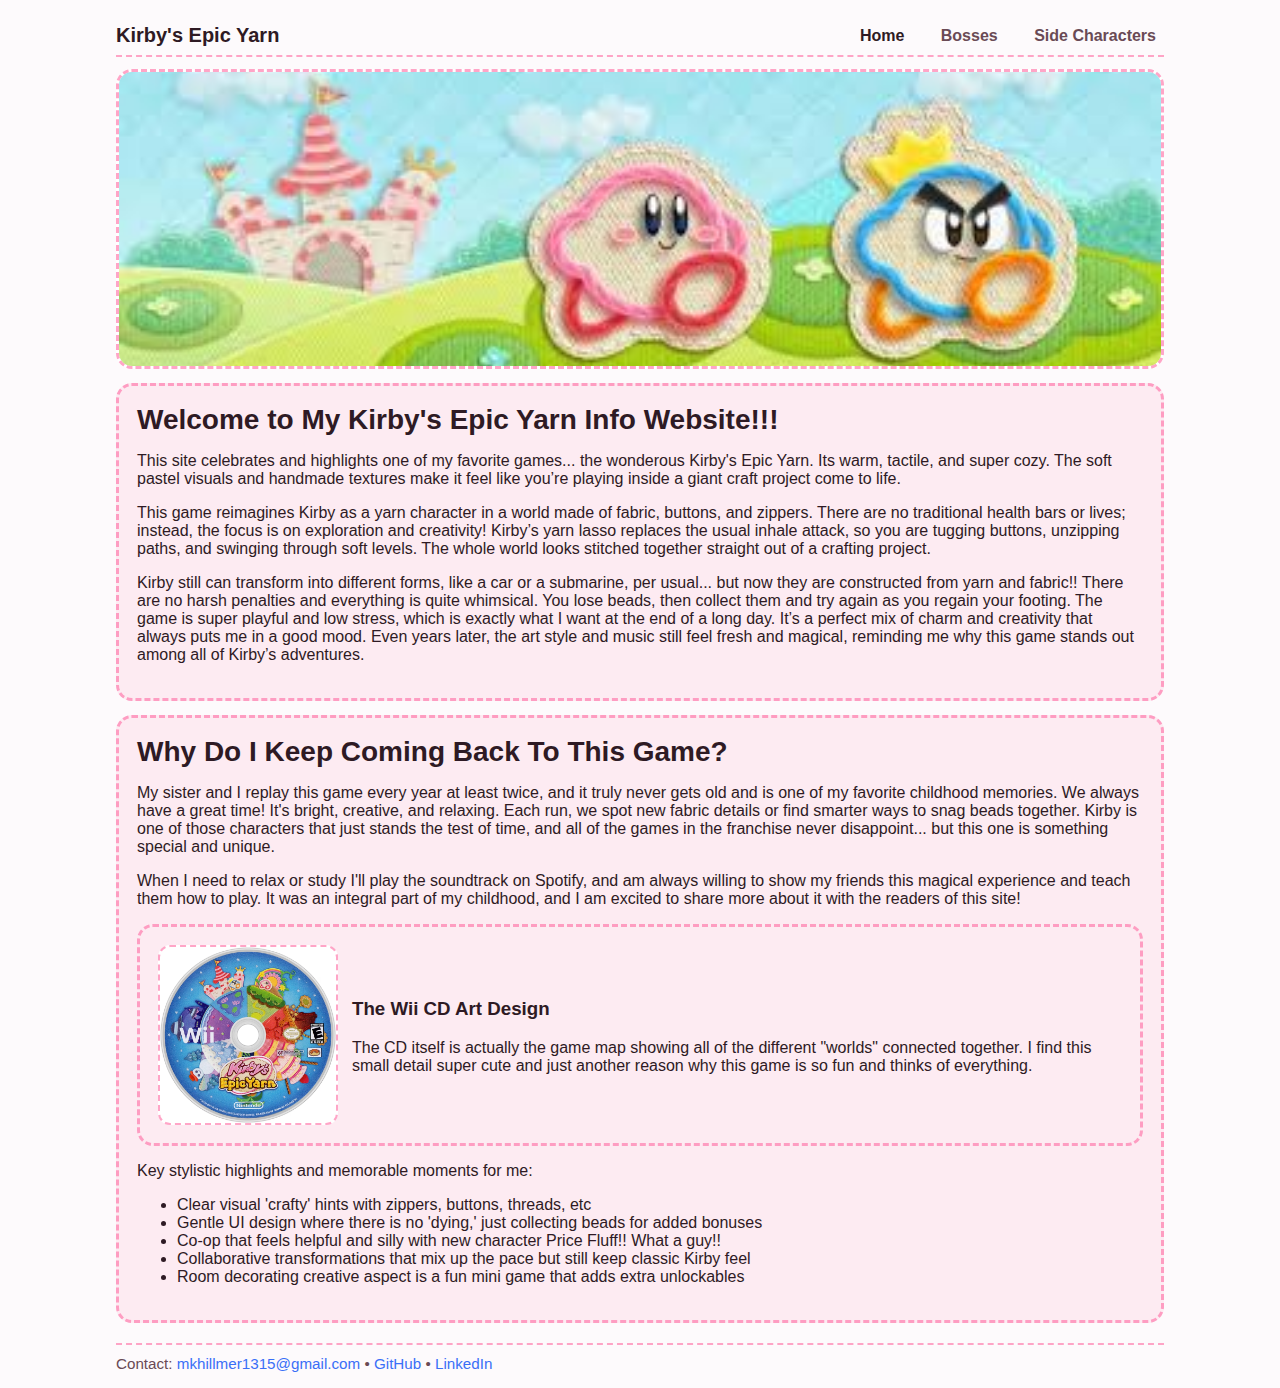
<file: index.html>
<!DOCTYPE html>
<html lang="en">
<head>
  <meta charset="UTF-8" />
  <meta name="viewport" content="width=device-width, initial-scale=1" />
  <title>Kirby's Epic Yarn • Home</title>
  <link rel="stylesheet" href="styles.css" />
</head>
<body>
  <div class="container">
    <header class="header">
      <div class="site-title">Kirby's Epic Yarn</div>
      <nav>
        <a class="active" href="index.html">Home</a>
        <a href="bosses.html">Bosses</a>
        <a href="side-characters.html">Side Characters</a>
      </nav>
    </header>

    <div class="banner">
      <img src="assets/kirby-hero.png" alt="Kirby yarn world banner image" />
    </div>

    <main>
      <section class="section">
        <h2>Welcome to My Kirby's Epic Yarn Info Website!!!</h2>
        <p>This site celebrates and highlights one of my favorite games... the wonderous Kirby's Epic Yarn. Its warm, tactile, and super cozy. The soft pastel visuals and handmade textures make it feel like you’re playing inside a giant craft project come to life.</p>
        <p>This game reimagines Kirby as a yarn character in a world made of fabric, buttons, and zippers. There are no traditional health bars or lives; instead, the focus is on exploration and creativity! Kirby’s yarn lasso replaces the usual inhale attack, so you are tugging buttons, unzipping paths, and swinging through soft levels. The whole world looks stitched together straight out of a crafting project.</p>
        <p>Kirby still can transform into different forms, like a car or a submarine, per usual... but now they are constructed from yarn and fabric!! There are no harsh penalties and everything is quite whimsical. You lose beads, then collect them and try again as you regain your footing. The game is super playful and low stress, which is exactly what I want at the end of a long day. It’s a perfect mix of charm and creativity that always puts me in a good mood. Even years later, the art style and music still feel fresh and magical, reminding me why this game stands out among all of Kirby’s adventures.</p>
      </section>

      <section class="section">
        <h2>Why Do I Keep Coming Back To This Game?</h2>
        <p>My sister and I replay this game every year at least twice, and it truly never gets old and is one of my favorite childhood memories. We always have a great time! It's bright, creative, and relaxing. Each run, we spot new fabric details or find smarter ways to snag beads together. Kirby is one of those characters that just stands the test of time, and all of the games in the franchise never disappoint... but this one is something special and unique.</p>
        <p>When I need to relax or study I'll play the soundtrack on Spotify, and am always willing to show my friends this magical experience and teach them how to play. It was an integral part of my childhood, and I am excited to share more about it with the readers of this site!</p>
        <div class="packaging section">
          <img src="assets/kirby-packaging.png" alt="Kirby's Epic Yarn game packaging" />
          <div>
            <h3>The Wii CD Art Design</h3>
            <p>The CD itself is actually the game map showing all of the different "worlds" connected together. I find this small detail super cute and just another reason why this game is so fun and thinks of everything.</p>
          </div>
        </div>

        <p>Key stylistic highlights and memorable moments for me:</p>
        <ul>
          <li>Clear visual 'crafty' hints with zippers, buttons, threads, etc</li>
          <li>Gentle UI design where there is no 'dying,' just collecting beads for added bonuses</li>
          <li>Co-op that feels helpful and silly with new character Price Fluff!! What a guy!!</li>
          <li>Collaborative transformations that mix up the pace but still keep classic Kirby feel</li>
          <li>Room decorating creative aspect is a fun mini game that adds extra unlockables</li>
        </ul>

      </section>
    </main>

    <footer class="footer">
      <span>Contact:</span>
      <a href="mailto:mkhillmer1315@gmail.com">mkhillmer1315@gmail.com</a>
      •
      <a href="https://github.com/sheldonismydog" target="_blank" rel="noopener noreferrer">GitHub</a>
      •
      <a href="https://www.linkedin.com/in/mkhillmer" target="_blank" rel="noopener noreferrer">LinkedIn</a>
    </footer>
  </div>
</body>
</html>
</file>
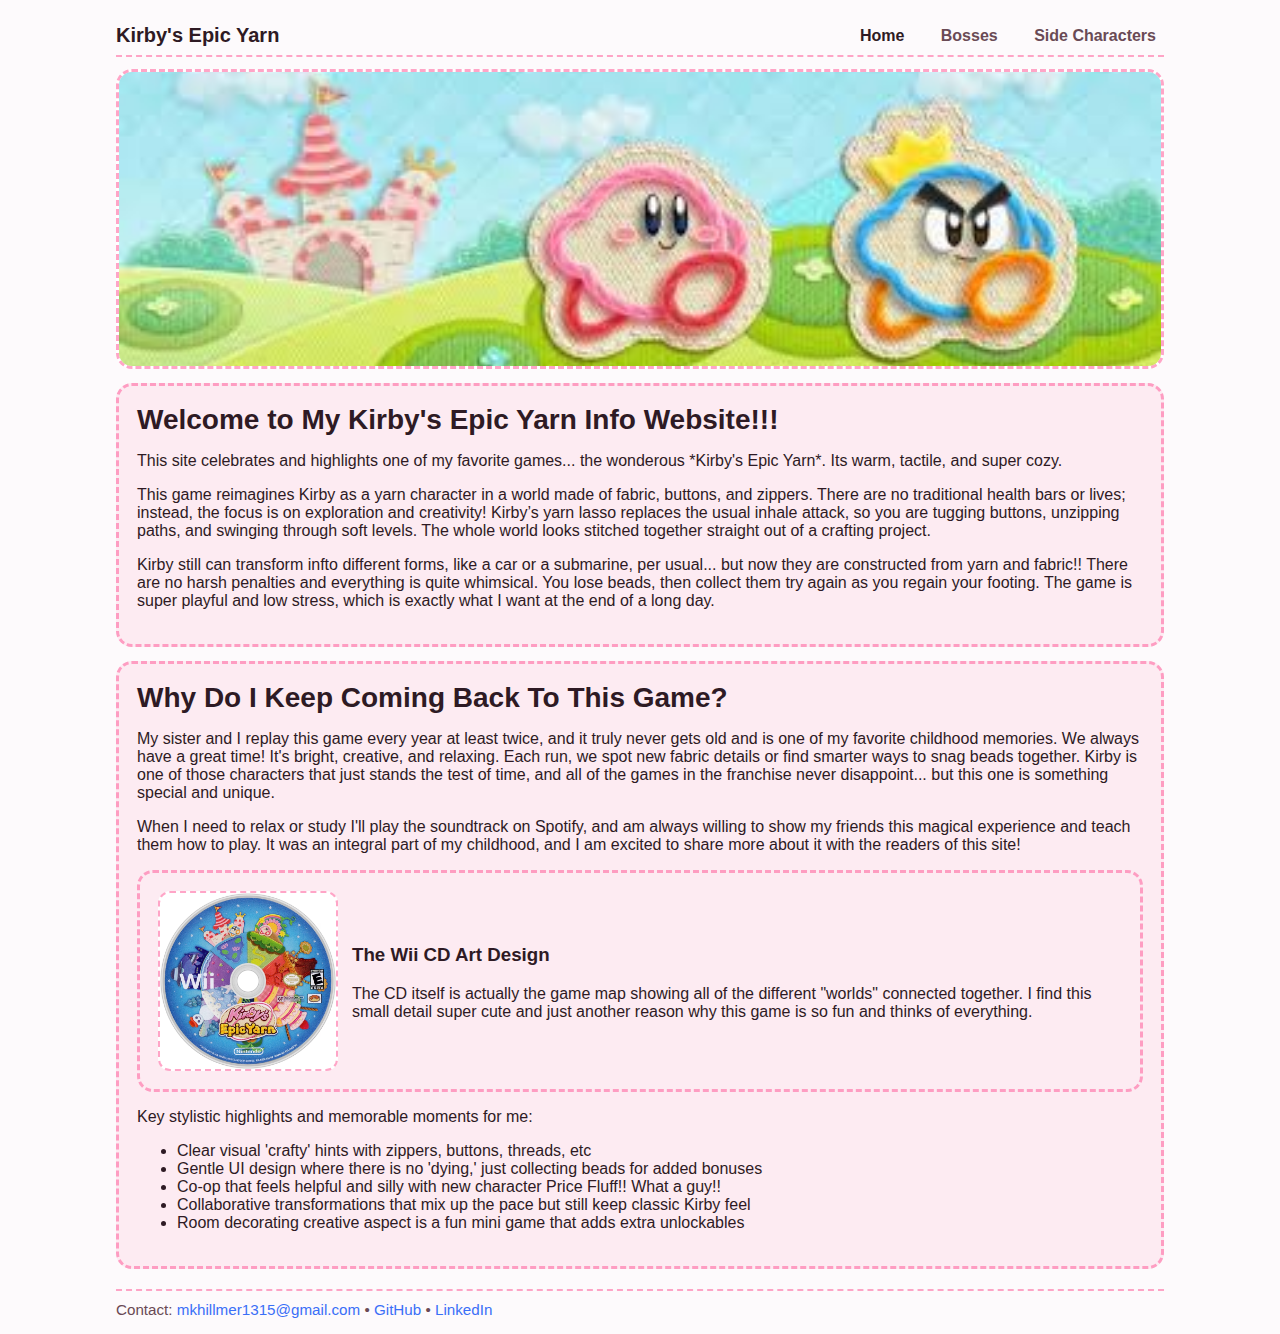
<file: kirby-website/index.html>
<!DOCTYPE html>
<html lang="en">
<head>
  <meta charset="UTF-8" />
  <meta name="viewport" content="width=device-width, initial-scale=1" />
  <title>Kirby's Epic Yarn • Home</title>
  <link rel="stylesheet" href="styles.css" />
</head>
<body>
  <div class="container">
    <header class="header">
      <div class="site-title">Kirby's Epic Yarn</div>
      <nav>
        <a class="active" href="index.html">Home</a>
        <a href="bosses.html">Bosses</a>
        <a href="side-characters.html">Side Characters</a>
      </nav>
    </header>

    <div class="banner">
      <img src="assets/kirby-hero.png" alt="Kirby yarn world banner image" />
    </div>

    <main>
      <section class="section">
        <h2>Welcome to My Kirby's Epic Yarn Info Website!!!</h2>
        <p>This site celebrates and highlights one of my favorite games... the wonderous *Kirby's Epic Yarn*. Its warm, tactile, and super cozy.</p>
        <p>This game reimagines Kirby as a yarn character in a world made of fabric, buttons, and zippers. There are no traditional health bars or lives; instead, the focus is on exploration and creativity! Kirby’s yarn lasso replaces the usual inhale attack, so you are tugging buttons, unzipping paths, and swinging through soft levels. The whole world looks stitched together straight out of a crafting project.</p>
        <p>Kirby still can transform infto different forms, like a car or a submarine, per usual... but now they are constructed from yarn and fabric!! There are no harsh penalties and everything is quite whimsical. You lose beads, then collect them try again as you regain your footing. The game is super playful and low stress, which is exactly what I want at the end of a long day.</p>
      </section>

      <section class="section">
        <h2>Why Do I Keep Coming Back To This Game?</h2>
        <p>My sister and I replay this game every year at least twice, and it truly never gets old and is one of my favorite childhood memories. We always have a great time! It's bright, creative, and relaxing. Each run, we spot new fabric details or find smarter ways to snag beads together. Kirby is one of those characters that just stands the test of time, and all of the games in the franchise never disappoint... but this one is something special and unique.</p>
        <p>When I need to relax or study I'll play the soundtrack on Spotify, and am always willing to show my friends this magical experience and teach them how to play. It was an integral part of my childhood, and I am excited to share more about it with the readers of this site!</p>
        <div class="packaging section">
          <img src="assets/kirby-packaging.png" alt="Kirby's Epic Yarn game packaging" />
          <div>
            <h3>The Wii CD Art Design</h3>
            <p>The CD itself is actually the game map showing all of the different "worlds" connected together. I find this small detail super cute and just another reason why this game is so fun and thinks of everything.</p>
          </div>
        </div>

        <p>Key stylistic highlights and memorable moments for me:</p>
        <ul>
          <li>Clear visual 'crafty' hints with zippers, buttons, threads, etc</li>
          <li>Gentle UI design where there is no 'dying,' just collecting beads for added bonuses</li>
          <li>Co-op that feels helpful and silly with new character Price Fluff!! What a guy!!</li>
          <li>Collaborative transformations that mix up the pace but still keep classic Kirby feel</li>
          <li>Room decorating creative aspect is a fun mini game that adds extra unlockables</li>
        </ul>

      </section>
    </main>

    <footer class="footer">
      <span>Contact:</span>
      <a href="mailto:mkhillmer1315@gmail.com">mkhillmer1315@gmail.com</a>
      •
      <a href="https://github.com/sheldonismydog" target="_blank" rel="noopener noreferrer">GitHub</a>
      •
      <a href="https://www.linkedin.com/in/mkhillmer" target="_blank" rel="noopener noreferrer">LinkedIn</a>
    </footer>
  </div>
</body>
</html>
</file>
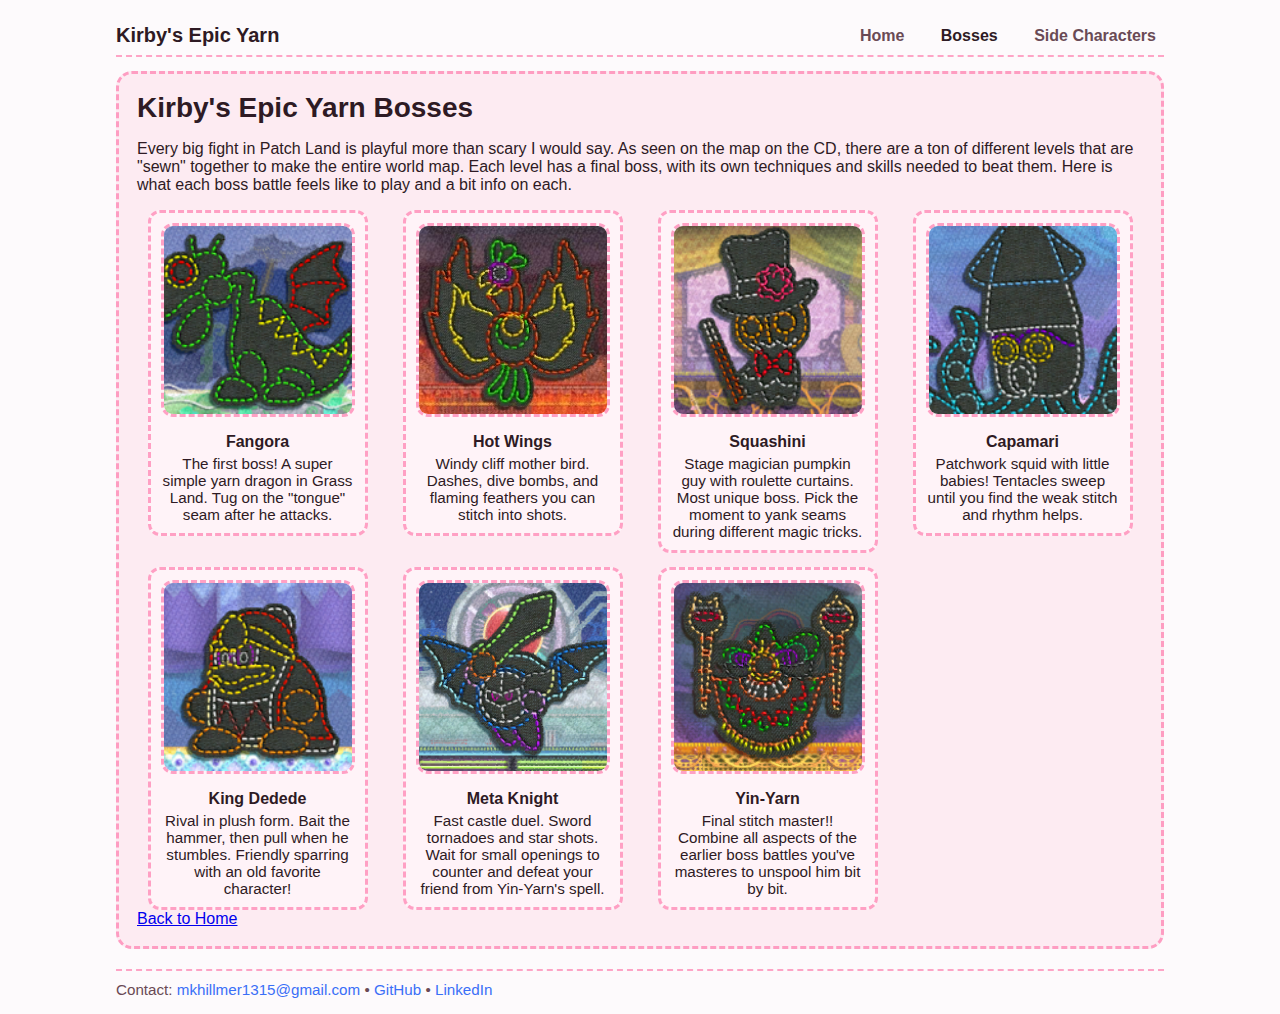
<file: bosses.html>
<!DOCTYPE html>
<html lang="en">
<head>
  <meta charset="UTF-8" />
  <meta name="viewport" content="width=device-width, initial-scale=1" />
  <title>Bosses • Kirby's Epic Yarn</title>
  <link rel="stylesheet" href="styles.css" />
</head>
<body class="bosses">
  <div class="container">
    <header class="header">
      <div class="site-title">Kirby's Epic Yarn</div>
      <nav>
        <a href="index.html">Home</a>
        <a class="active" href="bosses.html">Bosses</a>
        <a href="side-characters.html">Side Characters</a>
      </nav>
    </header>

    <main>
      <section class="section">
        <h2>Kirby's Epic Yarn Bosses</h2>
        <p>Every big fight in Patch Land is playful more than scary I would say. As seen on the map on the CD, there are a ton of different levels that are "sewn" together to make the entire world map. Each level has a final boss, with its own techniques and skills needed to beat them. Here is what each boss battle feels like to play and a bit info on each.</p>

        <div class="boss-layout">
          <div class="char">
            <img src="assets/fangora.png" alt="Fangora" />
            <h4>Fangora</h4>
            <p>The first boss! A super simple yarn dragon in Grass Land. Tug on the "tongue" seam after he attacks.</p>
          </div>
          <div class="char">
            <img src="assets/hot-wings.png" alt="Hot Wings" />
            <h4>Hot Wings</h4>
            <p>Windy cliff mother bird. Dashes, dive bombs, and flaming feathers you can stitch into shots.</p>
          </div>
          <div class="char">
            <img src="assets/squashini.png" alt="Squashini" />
            <h4>Squashini</h4>
            <p>Stage magician pumpkin guy with roulette curtains. Most unique boss. Pick the moment to yank seams during different magic tricks.</p>
          </div>
          <div class="char">
            <img src="assets/capamari.png" alt="Capamari" />
            <h4>Capamari</h4>
            <p>Patchwork squid with little babies! Tentacles sweep until you find the weak stitch and rhythm helps.</p>
          </div>

          <div class="char">
            <img src="assets/king-dedede.png" alt="King Dedede" />
            <h4>King Dedede</h4>
            <p>Rival in plush form. Bait the hammer, then pull when he stumbles. Friendly sparring with an old favorite character!</p>
          </div>
          <div class="char">
            <img src="assets/meta-knight.png" alt="Meta Knight" />
            <h4>Meta Knight</h4>
            <p>Fast castle duel. Sword tornadoes and star shots. Wait for small openings to counter and defeat your friend from Yin-Yarn's spell.</p>
          </div>
          <div class="char">
            <img src="assets/yin-yarn.png" alt="Yin-Yarn" />
            <h4>Yin-Yarn</h4>
            <p>Final stitch master!! Combine all aspects of the earlier boss battles you've masteres to unspool him bit by bit.</p>
          </div>
        </div>

        <a class="btn" href="index.html">Back to Home</a>
      </section>
    </main>

    <footer class="footer">
      <span>Contact:</span>
      <a href="mailto:mkhillmer1315@gmail.com">mkhillmer1315@gmail.com</a>
      •
      <a href="https://github.com/sheldonismydog" target="_blank" rel="noopener noreferrer">GitHub</a>
      •
      <a href="https://www.linkedin.com/in/mkhillmer" target="_blank" rel="noopener noreferrer">LinkedIn</a>
    </footer>
  </div>
</body>
</html>
</file>
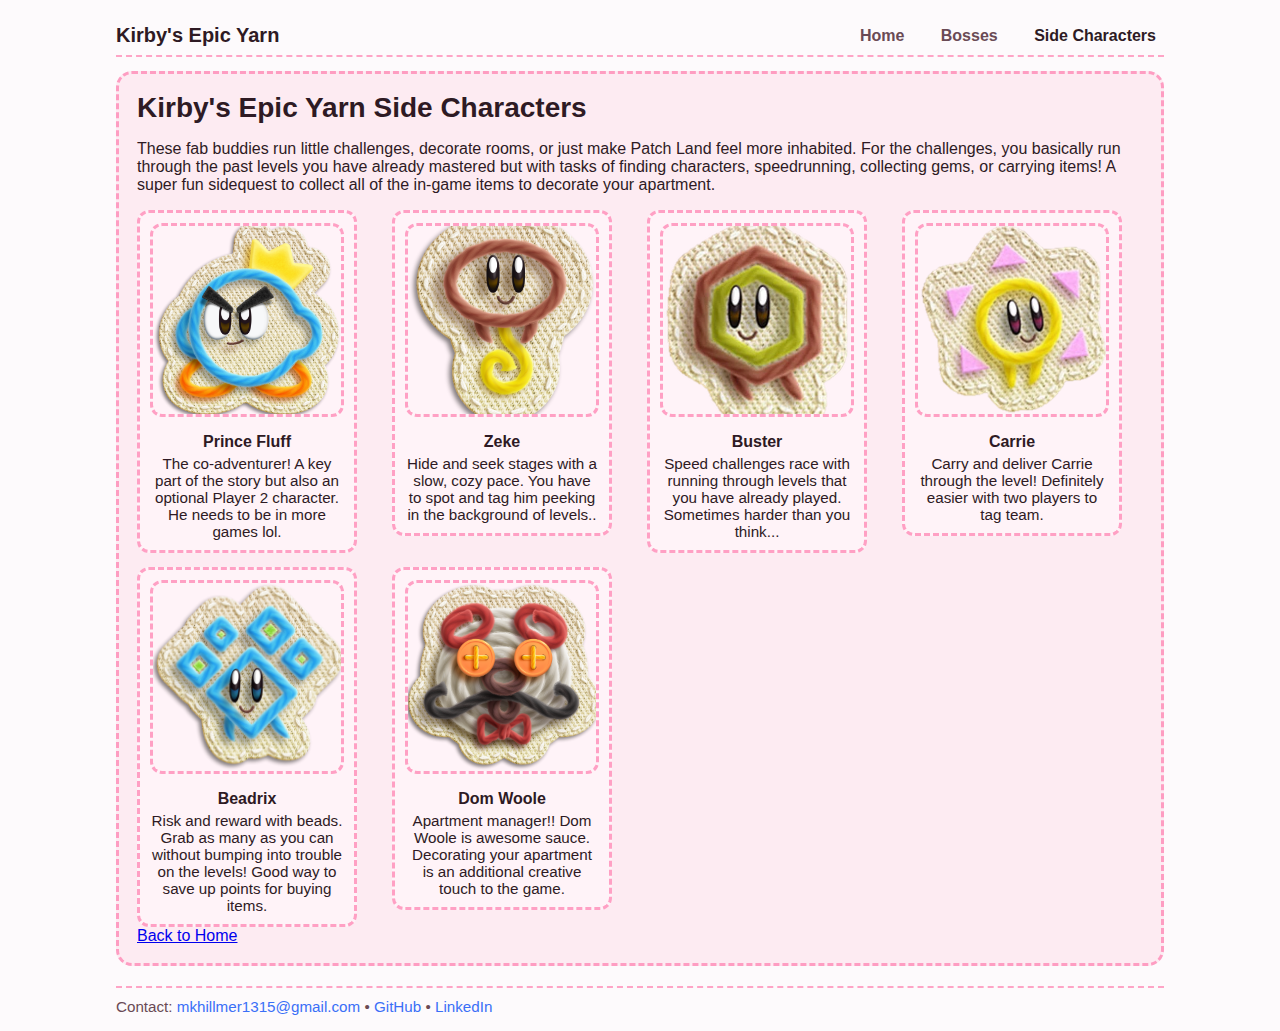
<file: side-characters.html>
<!DOCTYPE html>
<html lang="en">
<head>
  <meta charset="UTF-8" />
  <meta name="viewport" content="width=device-width, initial-scale=1" />
  <title>Side Characters • Kirby's Epic Yarn</title>
  <link rel="stylesheet" href="styles.css" />
</head>
<body class="side-characters">
  <div class="container">
    <header class="header">
      <div class="site-title">Kirby's Epic Yarn</div>
      <nav>
        <a href="index.html">Home</a>
        <a href="bosses.html">Bosses</a>
        <a class="active" href="side-characters.html">Side Characters</a>
      </nav>
    </header>

    <main>
      <section class="section">
        <h2>Kirby's Epic Yarn Side Characters</h2>
        <p>These fab buddies run little challenges, decorate rooms, or just make Patch Land feel more inhabited. For the challenges, you basically run through the past levels you have already mastered but with tasks of finding characters, speedrunning, collecting gems, or carrying items! A super fun sidequest to collect all of the in-game items to decorate your apartment.</p>

        <div class="char-grid">
          <div class="char">
            <img src="assets/prince-fluff.png" alt="Prince Fluff" />
            <h4>Prince Fluff</h4>
            <p>The co-adventurer! A key part of the story but also an optional Player 2 character. He needs to be in more games lol.</p>
          </div>
          <div class="char">
            <img src="assets/zeke.png" alt="Zeke" />
            <h4>Zeke</h4>
            <p>Hide and seek stages with a slow, cozy pace. You have to spot and tag him peeking in the background of levels..</p>
          </div>
          <div class="char">
            <img src="assets/buster.png" alt="Buster" />
            <h4>Buster</h4>
            <p>Speed challenges race with running through levels that you have already played. Sometimes harder than you think...</p>
          </div>
          <div class="char">
            <img src="assets/carrie.png" alt="Carrie" />
            <h4>Carrie</h4>
            <p>Carry and deliver Carrie through the level! Definitely easier with two players to tag team.</p>
          </div>
          <div class="char">
            <img src="assets/beadrix.png" alt="Beadrix" />
            <h4>Beadrix</h4>
            <p>Risk and reward with beads. Grab as many as you can without bumping into trouble on the levels! Good way to save up points for buying items.</p>
          </div>
          <div class="char">
            <img src="assets/dom-woole.png" alt="Dom Woole" />
            <h4>Dom Woole</h4>
            <p>Apartment manager!! Dom Woole is awesome sauce. Decorating your apartment is an additional creative touch to the game.</p>
          </div>
        </div>

        <a class="btn" href="index.html">Back to Home</a>
      </section>
    </main>

    <footer class="footer">
      <span>Contact:</span>
      <a href="mailto:mkhillmer1315@gmail.com">mkhillmer1315@gmail.com</a>
      •
      <a href="https://github.com/sheldonismydog" target="_blank" rel="noopener noreferrer">GitHub</a>
      •
      <a href="https://www.linkedin.com/in/mkhillmer" target="_blank" rel="noopener noreferrer">LinkedIn</a>
    </footer>
  </div>
</body>
</html>
</file>
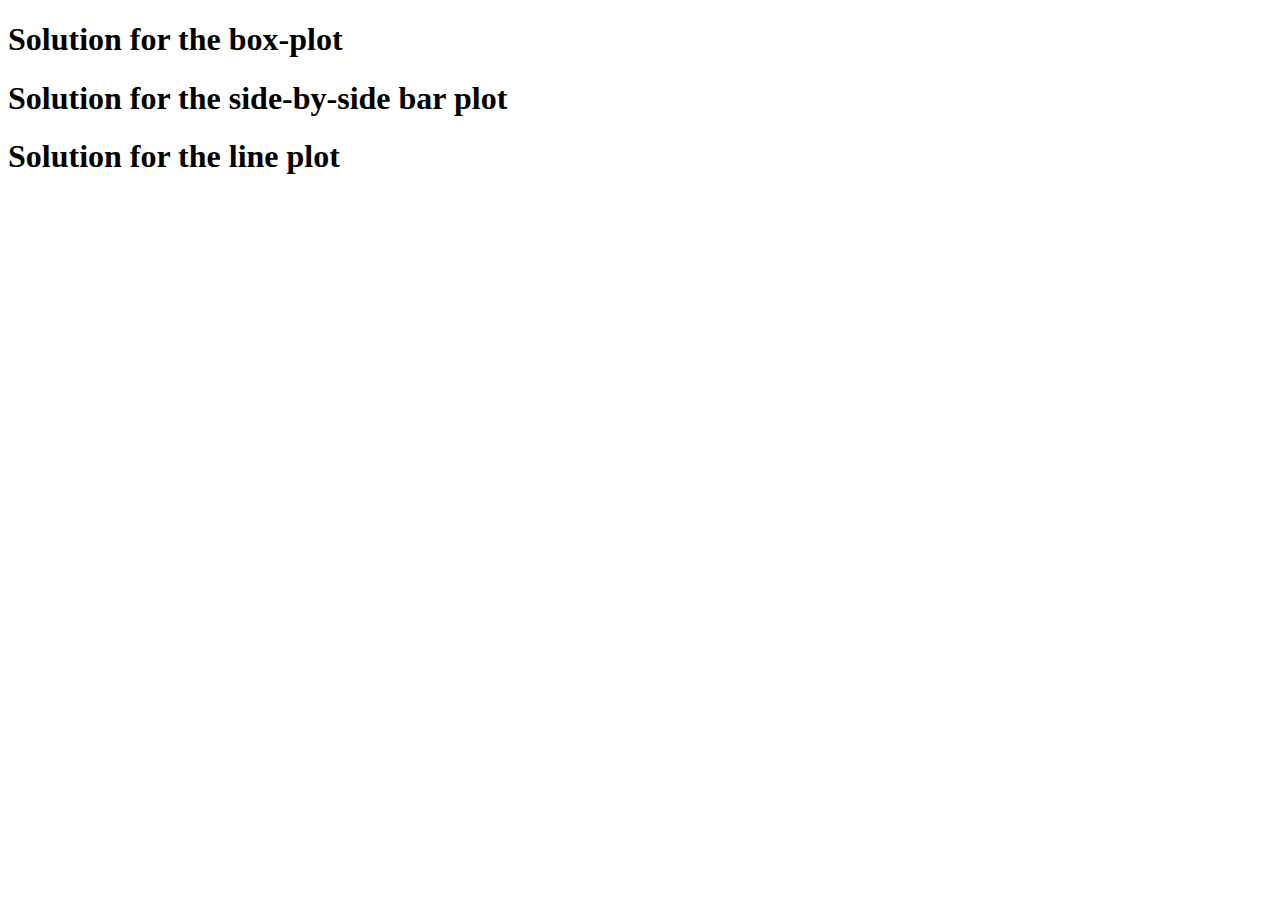
<file: d3 question/template.html>
<!DOCTYPE html>
<html lang="en">
<head>
    <meta charset="UTF-8">
    <meta name="viewport" content="width=device-width, initial-scale=1.0">
    <title>Homework 3 D3 part </title>
</head>
<body>

    <h1>Solution for the box-plot</h1>
    <div id="boxplot"></div>

    <h1>Solution for the side-by-side bar plot</h1>
    <div id="barplot"></div>

    <h1>Solution for the line plot</h1>
    <div id="lineplot"></div>
    
    <script src='https://d3js.org/d3.v7.min.js'></script>
    <script src='template.js'></script>   
</body>
</html>
</file>
<file: styles.css>
:root {
  --bg: #fdfafc;
  --card: #fff3f8;
  --text: #2e1a24;
  --muted: #6a4a55;
  --accent: #ff6aa2;
  --link: #3a6ff7;
  --stitch: rgba(255,106,162,.6);
}

* { box-sizing: border-box; }
html, body {
  margin: 0;
  padding: 0;
  background: var(--bg);
  color: var(--text);
  font-family: 'Segoe UI', Tahoma, Geneva, Verdana, sans-serif;}

.container { max-width: 1080px; margin: 0 auto; padding: 16px; }

/* header */
.header {
  display: flex; align-items: center; justify-content: space-between;
  padding: 8px 0;
  border-bottom: 2px dashed var(--stitch);
  margin-bottom: 12px;
}
.site-title { font-weight: 800; font-size: 20px; }
nav a {
  color: var(--muted); text-decoration: none; font-weight: 600; margin-left: 16px;
  padding: 6px 8px; border-radius: 8px;
}
nav a.active, nav a:hover { color: var(--text); }

/* sections */
.section {
  background: #fdebf2;
  border: 3px dashed var(--stitch);
  border-radius: 16px;
  padding: 18px;
  margin: 14px 0;
}
.section h2 { margin: 0 0 8px 0; font-size: 28px; }

/* banner: only used on Home */
.banner { margin: 12px 0; }
.banner img {
  width: 100%;
  height: 300px;
  object-fit: cover;   /* crops evenly */
  display: block;
  border-radius: 16px;
  border: 3px dashed var(--stitch);
  background: #fff;
}

/* packaging callout (home) */
.packaging {
  display: grid;
  grid-template-columns: 180px 1fr;
  gap: 14px;
  align-items: center;
}
.packaging img {
  width: 100%;
  border-radius: 12px;
  border: 2px dashed var(--stitch);
  background: #fff;
}

/* character/boss cards */
.grid { display: grid; gap: 16px; }
.char-grid {
  display: grid;
  grid-template-columns: repeat(4, 1fr);
  gap: 14px;
  align-items: start;
}
.char {
  background: var(--card);
  border-radius: 12px;
  padding: 10px;
  border: 3px dashed var(--stitch);
  text-align: center;
  width: 100%;
  max-width: 220px;
}
.char img {
  width: 100%; aspect-ratio: 1 / 1; object-fit: cover;
  border-radius: 12px; border: 3px dashed var(--stitch); margin-bottom: 8px;
}
.char h4 { margin: 4px 0; font-size: 1rem; }
.char p { margin: 0; font-size: .95rem; }

/* bosses: simplified layout to center the 3 items */
.boss-layout {
  display: grid;
  grid-template-columns: repeat(4, 1fr);
  gap: 14px;
  align-items: start;
  justify-content: center;
}
.boss-layout .char { justify-self: center; max-width: 220px; }


/* footer */
.footer {
  margin-top: 20px; padding-top: 10px;
  border-top: 2px dashed var(--stitch);
  color: var(--muted);
  font-size: .95rem;
}
.footer a { color: var(--link); text-decoration: none; }

/* responsive */
@media (max-width: 950px) {
  .char-grid { grid-template-columns: repeat(2, minmax(180px, 1fr)); }
  .boss-layout { grid-template-columns: repeat(3, 1fr); }
}
@media (max-width: 620px) {
  .char-grid { grid-template-columns: 1fr; }
  .boss-layout { grid-template-columns: repeat(2, 1fr); }
}
</file>
<file: kirby-website/styles.css>
:root {
  --bg: #fdfafc;
  --card: #fff3f8;
  --text: #2e1a24;
  --muted: #6a4a55;
  --accent: #ff6aa2;
  --link: #3a6ff7;
  --stitch: rgba(255,106,162,.6);
}

* { box-sizing: border-box; }
html, body {
  margin: 0;
  padding: 0;
  background: var(--bg);
  color: var(--text);
  font-family: 'Segoe UI', Tahoma, Geneva, Verdana, sans-serif;}

.container { max-width: 1080px; margin: 0 auto; padding: 16px; }

/* header */
.header {
  display: flex; align-items: center; justify-content: space-between;
  padding: 8px 0;
  border-bottom: 2px dashed var(--stitch);
  margin-bottom: 12px;
}
.site-title { font-weight: 800; font-size: 20px; }
nav a {
  color: var(--muted); text-decoration: none; font-weight: 600; margin-left: 16px;
  padding: 6px 8px; border-radius: 8px;
}
nav a.active, nav a:hover { color: var(--text); }

/* sections */
.section {
  background: #fdebf2;
  border: 3px dashed var(--stitch);
  border-radius: 16px;
  padding: 18px;
  margin: 14px 0;
}
.section h2 { margin: 0 0 8px 0; font-size: 28px; }

/* banner: only used on Home */
.banner { margin: 12px 0; }
.banner img {
  width: 100%;
  height: 300px;
  object-fit: cover;   /* crops evenly */
  display: block;
  border-radius: 16px;
  border: 3px dashed var(--stitch);
  background: #fff;
}

/* packaging callout (home) */
.packaging {
  display: grid;
  grid-template-columns: 180px 1fr;
  gap: 14px;
  align-items: center;
}
.packaging img {
  width: 100%;
  border-radius: 12px;
  border: 2px dashed var(--stitch);
  background: #fff;
}

/* character/boss cards */
.grid { display: grid; gap: 16px; }
.char-grid {
  display: grid;
  grid-template-columns: repeat(4, 1fr);
  gap: 14px;
  align-items: start;
}
.char {
  background: var(--card);
  border-radius: 12px;
  padding: 10px;
  border: 3px dashed var(--stitch);
  text-align: center;
  width: 100%;
  max-width: 220px;
}
.char img {
  width: 100%; aspect-ratio: 1 / 1; object-fit: cover;
  border-radius: 12px; border: 3px dashed var(--stitch); margin-bottom: 8px;
}
.char h4 { margin: 4px 0; font-size: 1rem; }
.char p { margin: 0; font-size: .95rem; }

/* bosses: simplified layout to center the 3 items */
.boss-layout {
  display: grid;
  grid-template-columns: repeat(4, 1fr);
  gap: 14px;
  align-items: start;
  justify-content: center;
}
.boss-layout .char { justify-self: center; max-width: 220px; }


/* footer */
.footer {
  margin-top: 20px; padding-top: 10px;
  border-top: 2px dashed var(--stitch);
  color: var(--muted);
  font-size: .95rem;
}
.footer a { color: var(--link); text-decoration: none; }

/* responsive */
@media (max-width: 950px) {
  .char-grid { grid-template-columns: repeat(2, minmax(180px, 1fr)); }
  .boss-layout { grid-template-columns: repeat(3, 1fr); }
}
@media (max-width: 620px) {
  .char-grid { grid-template-columns: 1fr; }
  .boss-layout { grid-template-columns: repeat(2, 1fr); }
}
</file>
